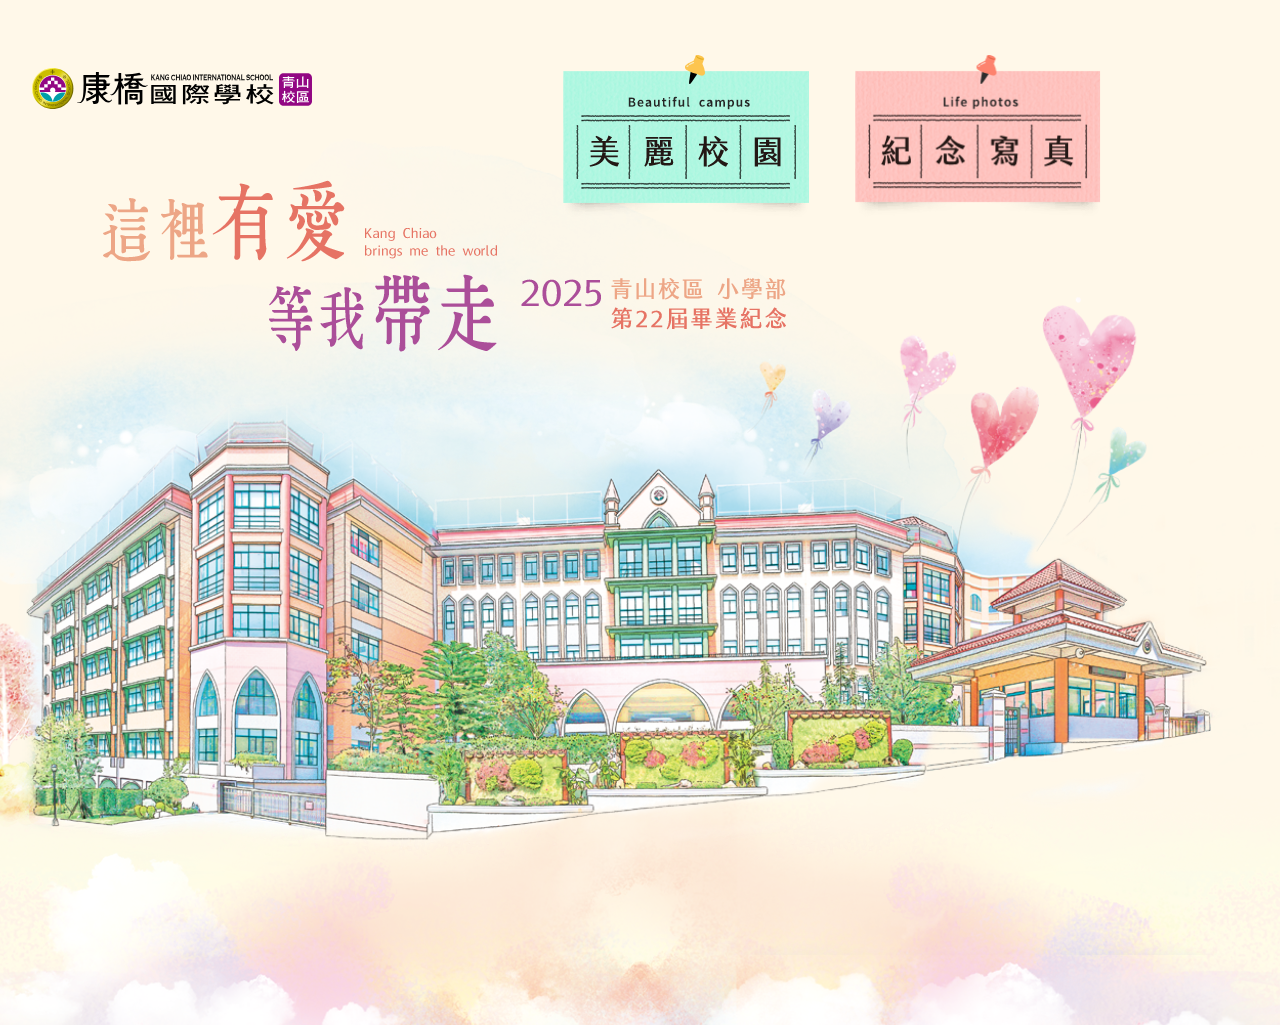
<file: index.html>
<!DOCTYPE html>
<html lang="en">
<head>
    <meta charset="UTF-8">
    <meta name="viewport" content="width=device-width, initial-scale=1.0">
    <title>KCIS - Qingshan</title>
    <link rel="stylesheet" href="style.css">
</head>
<body id="index">
    <audio autoplay loop id="audioelement" src="audio/004.mp3"></audio>

    <img src="imgs/bg_school.png" alt="" class="school">
    <img src="imgs/title_slogan.png" alt="" class="title-slogan">
    <img src="imgs/title_KCIS.svg" alt="" class="title-school">
    <a href="web/photos.html" class="hover btn-photos">
        <img src="imgs/btn_photoA.png" alt="" class="a">
        <img src="imgs/btn_photoB.png" alt="" class="b">
    </a>
    <a href="web/videos.html" class="hover btn-video">
        <img src="imgs/btn_videoA.png" alt="" class="a">
        <img src="imgs/btn_videoB.png" alt="" class="b">
    </a>


    <script type="text/javascript">
        window.onload = function () {
            setInterval("toggleSound()", 1);
        }
        function toggleSound() {
            var music = document.getElementById("audioelement");//獲取ID  
            if (music.paused) { //判讀是否播放  
                music.paused = false;
                music.play(); //沒有就播放 
            }
        }
    </script>
    <script src="all.js"></script>
</body>
</html>
</file>
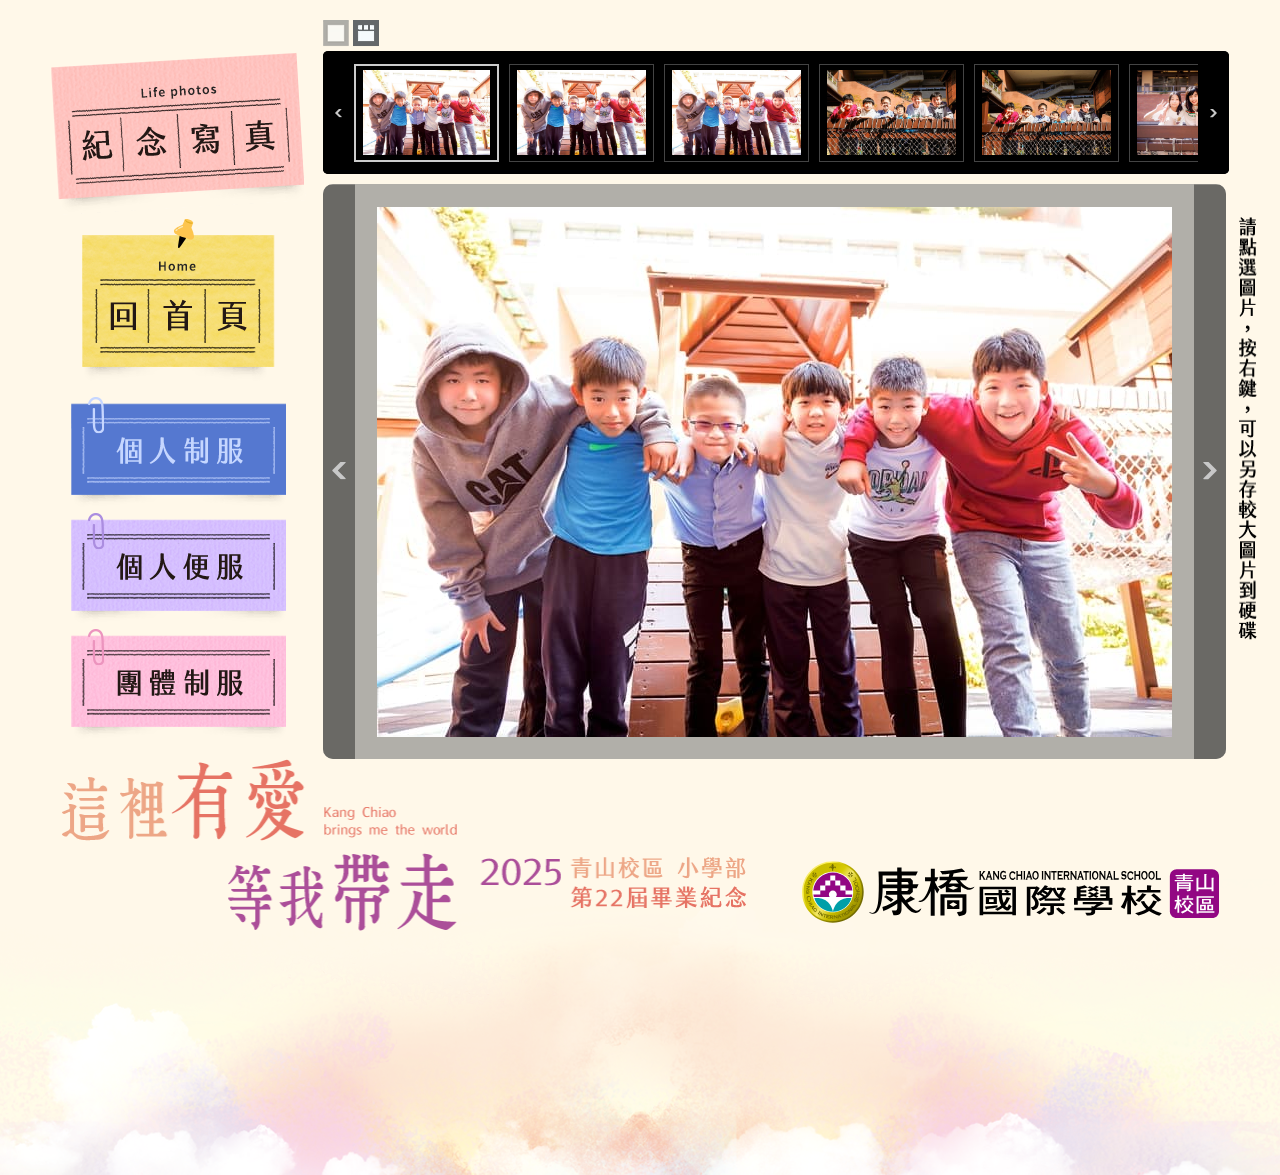
<file: web/photos.html>
<!DOCTYPE html>
<html lang="en">
<head>
    <meta charset="UTF-8">
    <meta name="viewport" content="width=device-width, initial-scale=1.0">
    <title>KCIS - Qingshan</title>
    <link href="https://fonts.googleapis.com/css?family=PT+Sans+Narrow&v1" rel="stylesheet" type="text/css"/>
    <link href="https://fonts.googleapis.com/css?family=Pacifico" rel="stylesheet" type="text/css"/>

    <link rel="stylesheet" href="../style.css">

</head>
<body id="photos">
    <audio autoplay loop id="audioelement" src=""></audio>
    <div class="panel">
        <div class="list_group">
            <img src="../imgs/title_photo.png" alt="" class="list_title">
            <a href="../index.html" class="hover return">
                <img src="../imgs/btn_homeA.png" alt="" class="a">
                <img src="../imgs/btn_homeB.png" alt="" class="b">
            </a>
            <button class="hover active" data-file="personal_uniform">
                <img src="../imgs/btn-personal_uniformA.png" alt="" class="a">
                <img src="../imgs/btn-personal_uniformB.png" alt="" class="b">
            </button>
            <button class="hover" data-file="personal_casual">
                <img src="../imgs/btn-personal_casualA.png" alt="" class="a">
                <img src="../imgs/btn-personal_casualB.png" alt="" class="b">
            </button>
            <button class="hover" data-file="team_uniform">
                <img src="../imgs/btn-teamA.png" alt="" class="a">
                <img src="../imgs/btn-teamB.png" alt="" class="b">
            </button>
        </div>
        
        <div class="list_content">
            <div class="photo_carousel">
                <div class="photo_view">
                    <input type="radio" name="view_thumb" id="hide">
                    <label for="hide"><img src="../imgs/icon/btn_viewA.png"></label>
                    <input type="radio" name="view_thumb" id="show" checked>
                    <label for="show"><img src="../imgs/icon/btn_viewB.png"></label>
                </div>
                <div class="photo_thumb">
                    <button class="btn_prev"> <img src="../imgs/icon/page_prev.svg"> </button>
                    <button class="btn_next"> <img src="../imgs/icon/page_next.svg"> </button>
                    <div class="photo_thumb_size"></div>
                    <ul class="photo_thumb_list js-output">
                        <li></li>
                    </ul>
                </div>
                <div class="photo_content">
                    <button class="btn_prev"> <img src="../imgs/icon/page_prev.svg"> </button>
                    <img src="" class="photo">
                    <button class="btn_next"> <img src="../imgs/icon/page_next.svg"> </button>
                </div>
            </div>

            <img src="../imgs/tint.png" alt="" class="tint">
        </div>
    </div>

    <div class="title">
        <img src="../imgs/title_slogan.png" alt="" class="slogan">
        <img src="../imgs/title_KCIS.svg" alt="" class="school">
    </div>


    <script src="../all.js"></script>

    <script>
        window.onload = function () {
            setInterval("toggleSound()", 1);
        }
        function toggleSound() {
            var music = document.getElementById("audioelement");//獲取ID  
            if (music.paused) { //判讀是否播放  
                music.paused = false;
                music.play(); //沒有就播放 
            }
        }
    </script>
</body>
</html>
</file>
<file: style.css>
* {
  box-sizing: border-box;
  margin: 0;
  padding: 0;
}

body {
  width: 100%;
  background-color: #fff8e9;
  overflow-x: hidden;
}

button {
  background: transparent;
  border: none;
  cursor: pointer;
}
button.active {
  cursor: auto;
}
button img {
  width: 100%;
}

a {
  color: inherit;
  text-decoration-line: none;
  font-size: inherit;
}

ul, ol, li {
  list-style: none;
}

.hover .b {
  display: none;
}

.active .a {
  display: none !important;
}
.active .b {
  display: inline-block !important;
}

#index {
  position: relative;
  width: 100vw;
  height: 1025px;
  overflow-x: hidden;
  background-image: url(imgs/bg_clound.png);
  background-repeat: no-repeat;
  background-size: max(2000px, 100vw) auto;
  background-position: bottom -438px center;
}
#index > * {
  position: absolute;
}
#index .school {
  top: 131px;
  left: 50%;
  transform: translateX(-50%);
  width: min(1482px, 122.68vw);
}
#index .title-slogan {
  top: 180px;
  left: 50%;
  transform: translateX(max(-537px, -44.45vw));
  width: min(683px, 56.5vw);
}
#index .title-school {
  top: 68px;
  left: 50%;
  transform: translateX(max(-608px, -50.33vw));
  width: min(417px, 21.9vw);
}
#index a.hover {
  top: 55px;
  left: 50%;
}
#index a.hover img {
  width: min(246px, 20.4vw);
}
#index a.hover.btn-video {
  transform: translateX(max(-77px, -6.374vw));
}
#index a.hover.btn-photos {
  transform: translateX(min(215px, 17.8vw));
}

.panel {
  display: flex;
  justify-content: space-between;
  margin: 0 auto;
}

#videos, #photos {
  background-image: url(imgs/bg_clound.png);
  background-repeat: no-repeat;
  background-size: max(2000px, 100vw) auto;
  background-position: bottom -438px center;
}
#videos .title, #photos .title {
  display: flex;
  justify-content: space-between;
  margin: 0 auto;
  width: min(95.8vw, 1157px);
}
#videos .title img, #photos .title img {
  display: block;
}
#videos .title .slogan, #photos .title .slogan {
  width: min(684px, 56.6vw);
}
#videos .title .school, #photos .title .school {
  width: min(34.5vw, 417px);
  padding-top: min(94px, 7.8vw);
}

#videos {
  width: 100%;
  min-height: 1025px;
  padding: 50px 0 172px 0;
}
#videos .panel {
  width: min(1170px, 97vw);
}
#videos .panel .list_group {
  position: relative;
}
#videos .panel .list_group .bg-school {
  width: min(757px, 62.66vw);
  position: absolute;
  top: min(224px, 18.5vw);
  left: max(-30px, -2.48vw);
}
#videos .panel .list_group a.hover img {
  position: absolute;
  top: min(163px, 13.5vw);
  left: 50%;
  transform: translateX(-50%);
  width: min(16vw, 193px);
}
#videos .panel .list_title {
  width: min(254px, 21vw);
}
#videos .panel .list_content {
  position: relative;
  width: min(904px, 74.8vw);
  min-height: min(53.4vw, 645px);
}
#videos .panel .list_content video {
  position: absolute;
  top: 0;
  right: 0;
  width: 100%;
}
#videos .panel .title {
  margin-top: max(-1.2vw, -14px);
}

#photos {
  width: 100%;
  min-height: 1175px;
  padding: 20px 0 220px 0;
}
#photos .panel {
  width: min(1178px, 95.3vw);
}
#photos .list_group {
  text-align: center;
  width: min(255px, 20.6vw);
  margin-top: min(32px, 2.6vw);
}
#photos .list_group .list_title {
  width: 100%;
}
#photos .list_group a[href] img {
  width: min(193px, 15.6vw);
  margin-bottom: 10px;
}
#photos .list_group button[data-file] {
  width: min(216px, 17.5vw);
}
#photos .list_content {
  position: relative;
}
#photos .list_content .tint {
  position: absolute;
  top: min(197px, 15.9vw);
  left: 101%;
  width: min(20px, 1.5vw);
}
#photos .photo_view [type=radio] {
  display: none;
}
#photos .photo_view label {
  opacity: 0.5;
}
#photos .photo_view #show:checked ~ label[for=show] {
  opacity: 1;
}
#photos .photo_view #hide:checked ~ label[for=hide] {
  opacity: 1;
}
#photos .photo_thumb {
  position: relative;
  border-radius: 5px;
  overflow: hidden;
  width: min(906px, 73.3vw);
  height: min(123px, 10vw);
  background: #000;
  padding: min(12px, 1vw) min(31px, 2.5vw);
}
#photos .photo_thumb_size {
  width: 100%;
}
#photos .photo_thumb > ul {
  display: flex;
  position: absolute;
  top: 50%;
  transform: translate(0, -50%);
  transition: all 0.5s ease-in-out;
  left: min(31px, 2.5vw);
}
#photos .photo_thumb > ul > li:not(:last-of-type) {
  padding-right: 10px;
}
#photos .photo_thumb > ul > li img {
  max-width: 90%;
  max-height: 90%;
}
#photos .photo_thumb_border {
  display: flex;
  justify-content: center;
  align-items: center;
  border: 1px solid rgba(136, 136, 136, 0.5);
  width: min(145px, 11.7vw);
  height: min(98px, 7.9vw);
}
#photos .photo_thumb_border.active {
  border: 2px solid #ccc;
}
#photos .photo_thumb button {
  position: absolute;
  top: 50%;
  transform: translateY(-50%);
  z-index: 2;
  height: 100%;
  background: #000;
  width: min(31px, 2.5vw);
}
#photos .photo_thumb button.btn_prev {
  padding: 0 2px;
  left: 0;
}
#photos .photo_thumb button.btn_next {
  padding: 0 2px;
  right: 0;
}
#photos .photo_thumb button img {
  width: min(10px, 0.7vw);
}
#photos .photo_content {
  display: flex;
  justify-content: center;
  align-items: center;
  position: relative;
  overflow: hidden;
  border-radius: 10px;
  margin-top: 10px;
  background: #b1afa9;
  width: min(903px, 73.3vw);
  height: min(575px, 46.5vw);
}
#photos .photo_content .photo {
  max-width: 95%;
  max-height: 95%;
}
#photos .photo_content button {
  position: absolute;
  top: 50%;
  transform: translateY(-50%);
  z-index: 2;
  height: 100%;
  background: #6a6965;
  width: min(32px, 2.6vw);
}
#photos .photo_content button.btn_prev {
  padding: 0 4px;
  left: 0;
}
#photos .photo_content button.btn_next {
  padding: 0 4px;
  right: 0;
}
#photos .photo_content button img {
  width: min(18px, 1.5vw);
}
</file>
